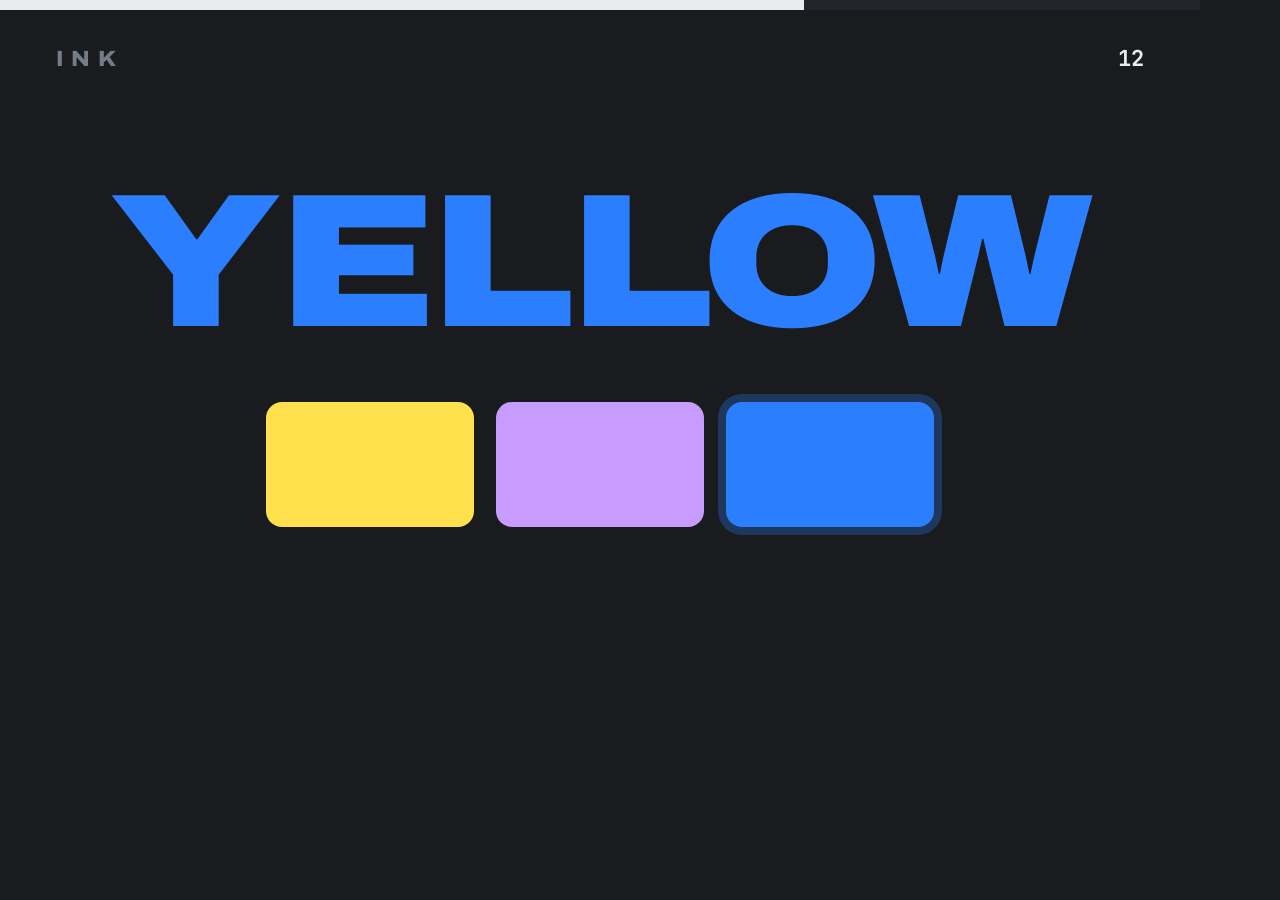
<file: scripts/card.html>
<!doctype html>
<html lang="en">
  <head>
    <meta charset="UTF-8" />
    <link rel="preconnect" href="https://fonts.googleapis.com" />
    <link rel="preconnect" href="https://fonts.gstatic.com" crossorigin />
    <link
      href="https://fonts.googleapis.com/css2?family=Archivo:wdth,wght@62..125,100..900&family=JetBrains+Mono:wght@400;700&display=swap"
      rel="stylesheet"
    />
    <style>
      * { box-sizing: border-box; margin: 0; }
      body {
        width: 1200px; height: 630px; overflow: hidden;
        background: #191b1f; color: #e9ebee;
        font-family: "Archivo", sans-serif;
        display: flex; flex-direction: column;
      }
      .clock { height: 10px; background: #212429; flex: none; }
      .clock i { display: block; height: 100%; width: 67%; background: #e9ebee; }
      .masthead {
        display: flex; justify-content: space-between; align-items: baseline;
        padding: 34px 56px 0;
      }
      .wordmark {
        font-size: 22px; font-weight: 800; letter-spacing: 0.34em;
        text-transform: uppercase; color: #757c89;
        font-variation-settings: "wdth" 108;
      }
      .score { font-family: "JetBrains Mono", monospace; font-size: 22px; font-weight: 700; }
      .field {
        flex: 1; display: flex; flex-direction: column;
        align-items: center; justify-content: center; gap: 54px;
      }
      .word {
        font-size: 190px; font-weight: 900; line-height: 0.9;
        letter-spacing: -0.02em; text-transform: uppercase;
        font-variation-settings: "wdth" 118;
        color: #2B7FFF;
      }
      .swatches { display: flex; gap: 22px; }
      .chip { width: 208px; height: 125px; border-radius: 16px; }
    </style>
  </head>
  <body>
    <div class="clock"><i></i></div>
    <div class="masthead">
      <span class="wordmark">Ink</span>
      <span class="score">12</span>
    </div>
    <div class="field">
      <div class="word">Yellow</div>
      <div class="swatches">
        <div class="chip" style="background: #FFE14D"></div>
        <div class="chip" style="background: #C89BFF"></div>
        <div
          class="chip"
          style="background: #2B7FFF; box-shadow: 0 0 0 8px rgba(43, 127, 255, 0.28)"
        ></div>
      </div>
    </div>
  </body>
</html>
</file>
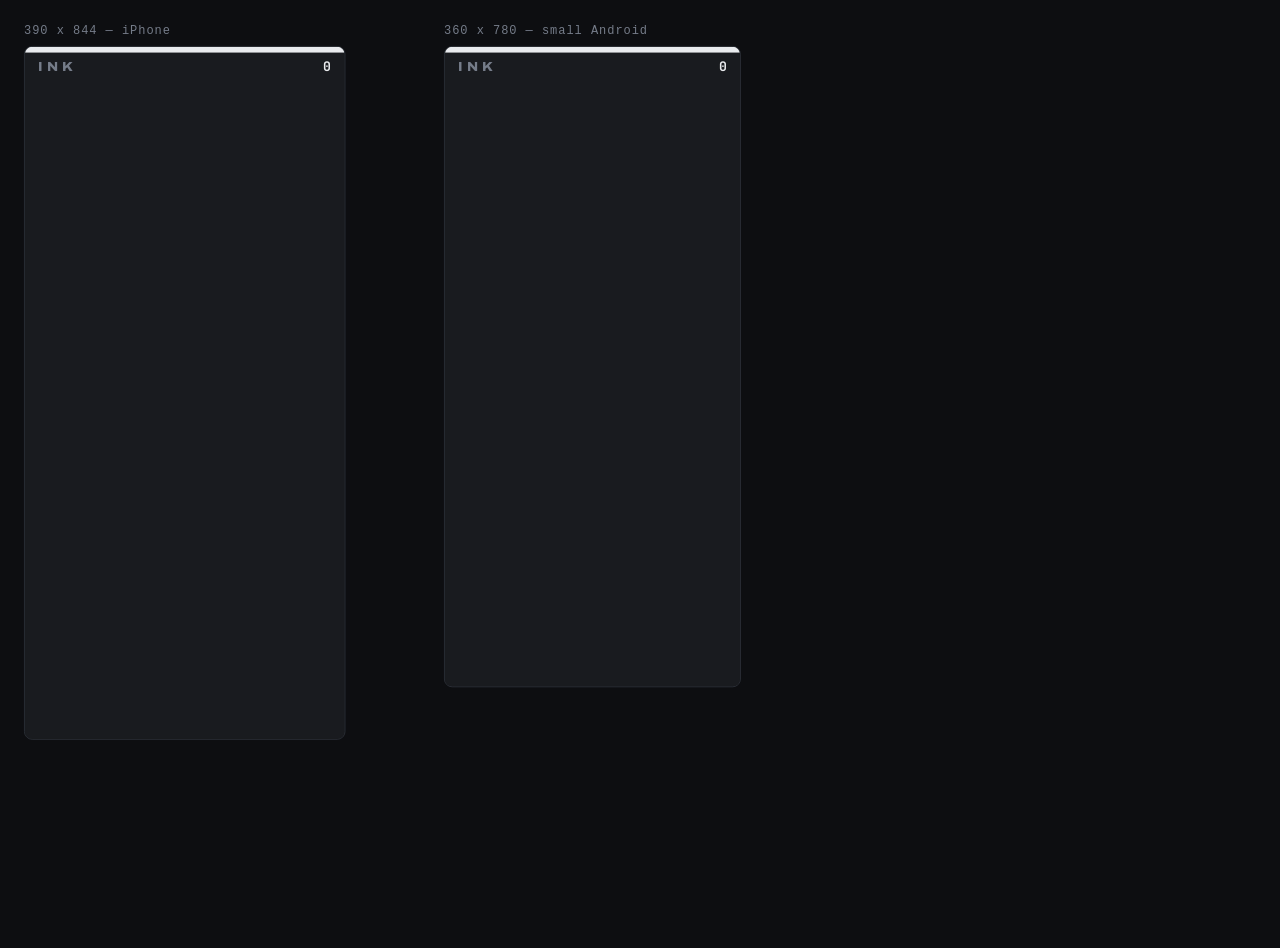
<file: scripts/viewport.html>
<!doctype html>
<html lang="en">
  <head>
    <meta charset="UTF-8" />
    <title>Ink — viewport rig</title>
    <style>
      /* A dev rig, not part of the site. vite.config.ts skips scripts/, so this
         never reaches dist/. It exists because the OS window manager refuses to
         shrink a Chrome window below ~500px, which makes the phone breakpoint
         impossible to look at directly. An iframe has its own viewport, so the
         media queries inside it fire for real. */
      body {
        margin: 0;
        min-height: 100vh;
        background: #0d0e11;
        color: #757c89;
        font: 12px ui-monospace, monospace;
        display: flex;
        gap: 28px;
        padding: 24px;
        align-items: flex-start;
      }
      figure {
        margin: 0;
      }
      figcaption {
        padding-bottom: 8px;
        letter-spacing: 0.08em;
      }
      /* Scaled down so a whole 844px phone fits inside a laptop screenshot.
         The iframe still LAYS OUT at its real pixel width, so the breakpoints
         fire exactly as they would on the device. */
      .shell {
        transform: scale(0.82);
        transform-origin: top left;
      }
      iframe {
        border: 1px solid #2f343d;
        border-radius: 10px;
        background: #191b1f;
        display: block;
      }
    </style>
  </head>
  <body>
    <figure>
      <figcaption>390 x 844 — iPhone</figcaption>
      <div class="shell"><iframe src="/" width="390" height="844" title="Ink at 390px"></iframe></div>
    </figure>
    <figure>
      <figcaption>360 x 780 — small Android</figcaption>
      <div class="shell"><iframe src="/" width="360" height="780" title="Ink at 360px"></iframe></div>
    </figure>
  </body>
</html>
</file>
